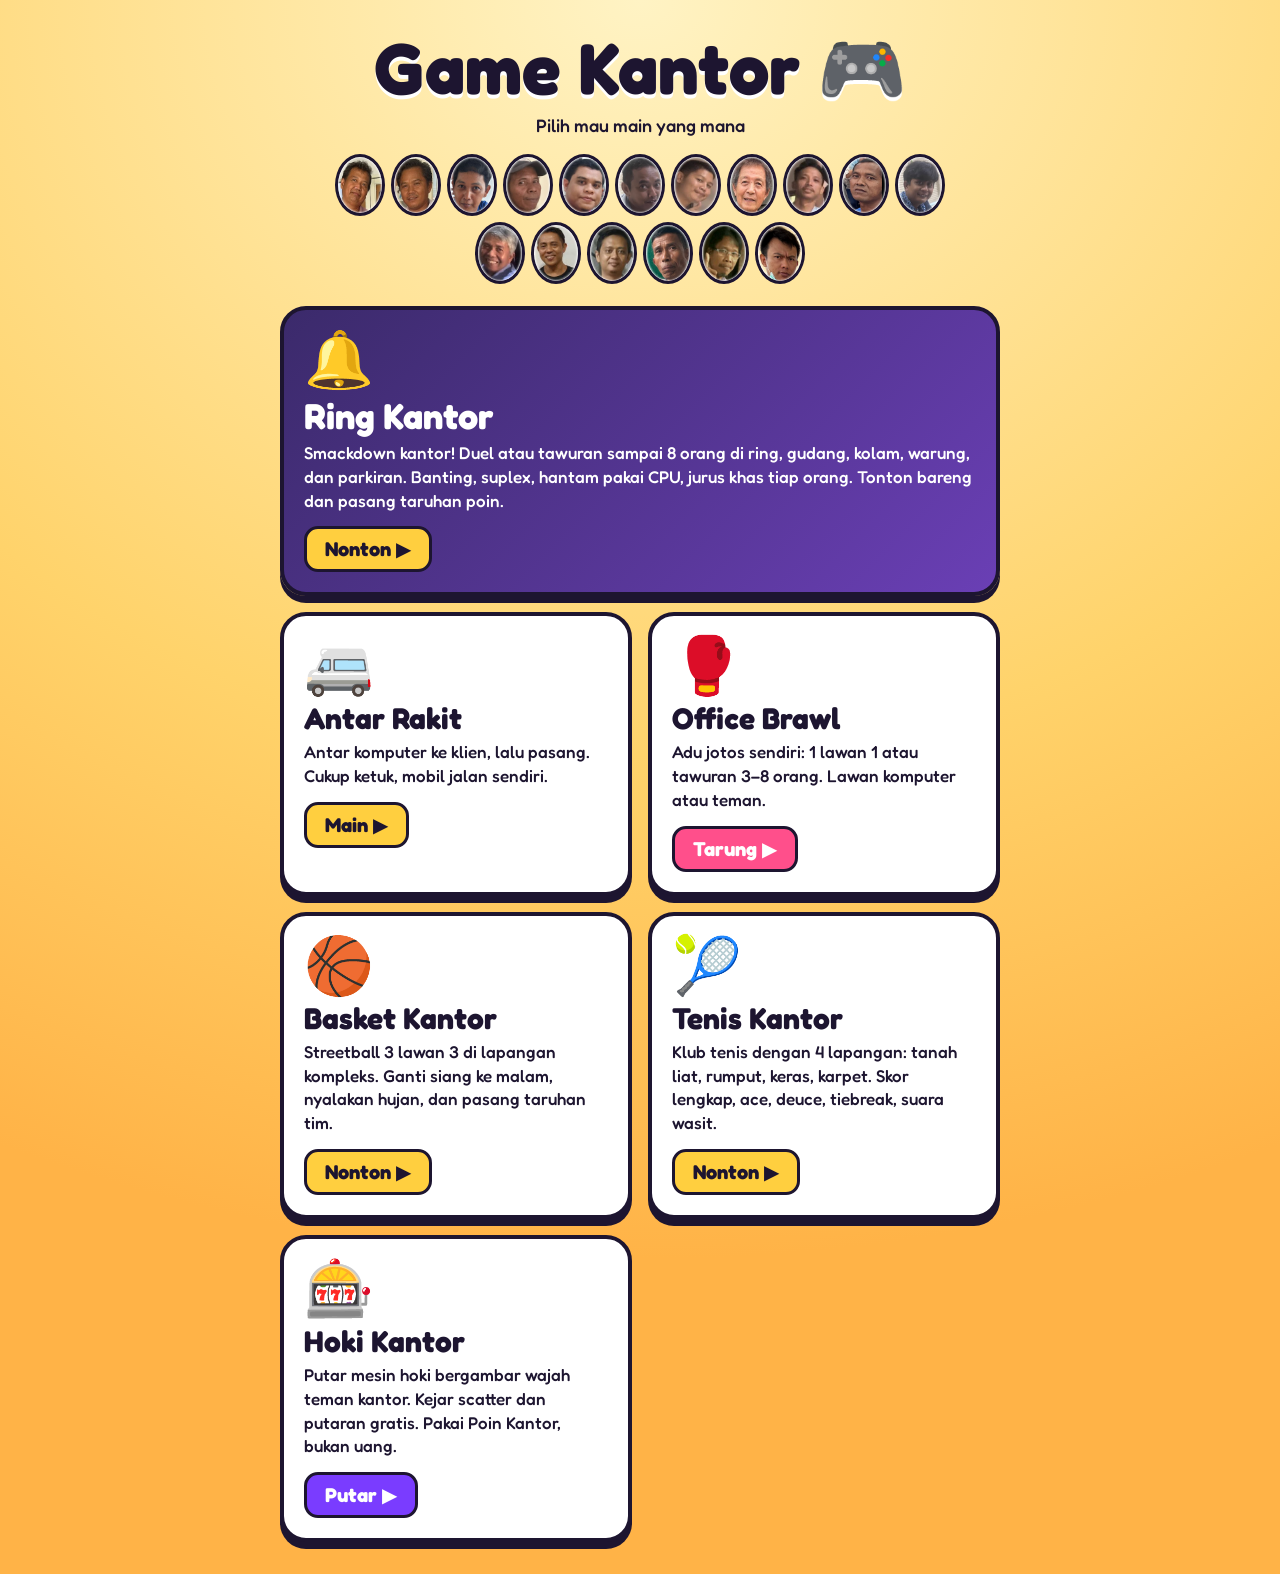
<file: index.html>
<!doctype html>
<html lang="id">
<head>
<meta charset="utf-8">
<meta name="viewport" content="width=device-width,initial-scale=1,viewport-fit=cover">
<meta name="theme-color" content="#ffcf3f">
<title>Game Kantor</title>
<link rel="preconnect" href="https://fonts.googleapis.com">
<link href="https://fonts.googleapis.com/css2?family=Fredoka:wght@500;600;700&display=swap" rel="stylesheet">
<style>
:root { --ink: #1d1530; --sun: #ffcf3f; --pink: #ff4f8b; }
* { box-sizing: border-box; }
body { margin: 0; min-height: 100vh; background: radial-gradient(120% 80% at 50% 0%, #fff3c4, #ffd36b 60%, #ffb347); color: var(--ink); font-family: "Fredoka", system-ui, sans-serif; display: flex; flex-direction: column; align-items: center; padding: max(24px, env(safe-area-inset-top)) 16px 32px; }
h1 { margin: 8px 0 4px; font-size: clamp(40px, 9vw, 72px); line-height: 1; text-align: center; text-shadow: 0 4px 0 #fff; }
p.sub { margin: 6px 0 18px; font-size: 18px; font-weight: 500; text-align: center; }
.faces { display: flex; flex-wrap: wrap; justify-content: center; gap: 6px; max-width: 640px; margin-bottom: 22px; }
.faces img { width: 50px; height: 62px; object-fit: cover; border-radius: 50%; border: 3px solid var(--ink); background: #fff; }
.games { display: grid; grid-template-columns: repeat(auto-fit, minmax(260px, 1fr)); gap: 16px; width: 100%; max-width: 720px; }
a.game { display: block; text-decoration: none; color: inherit; background: #fff; border: 4px solid var(--ink); border-radius: 26px; padding: 20px; box-shadow: 0 7px 0 var(--ink); transition: transform .12s; }
a.game:hover { transform: translateY(-3px) rotate(-.5deg); }
a.game:active { transform: translateY(4px); box-shadow: 0 2px 0 var(--ink); }
a.game .ic { font-size: 56px; line-height: 1; }
a.game h2 { margin: 8px 0 4px; font-size: 30px; }
a.game p { margin: 0 0 14px; font-size: 17px; font-weight: 500; line-height: 1.4; }
a.game span { display: inline-block; background: var(--sun); border: 3px solid var(--ink); border-radius: 14px; padding: 8px 18px; font-size: 20px; font-weight: 700; }
a.game.brawl span { background: var(--pink); color: #fff; }
a.game.feature { grid-column: 1 / -1; background: linear-gradient(135deg, #3b2a6b, #6a3fb5); color: #fff; }
a.game.feature h2 { font-size: 36px; }
a.game.feature span { background: var(--sun); color: var(--ink); }
a.game.hoki span { background: #7a3cff; color: #fff; }
</style>
</head>
<body>
  <h1>Game Kantor 🎮</h1>
  <p class="sub">Pilih mau main yang mana</p>
  <div class="faces" id="faces"></div>
  <div class="games">
    <a class="game ring feature" href="ring.html">
      <div class="ic">🔔</div>
      <h2>Ring Kantor</h2>
      <p>Smackdown kantor! Duel atau tawuran sampai 8 orang di ring, gudang, kolam, warung, dan parkiran. Banting, suplex, hantam pakai CPU, jurus khas tiap orang. Tonton bareng dan pasang taruhan poin.</p>
      <span>Nonton ▶</span>
    </a>
    <a class="game" href="antar.html">
      <div class="ic">🚐</div>
      <h2>Antar Rakit</h2>
      <p>Antar komputer ke klien, lalu pasang. Cukup ketuk, mobil jalan sendiri.</p>
      <span>Main ▶</span>
    </a>
    <a class="game brawl" href="brawl.html">
      <div class="ic">🥊</div>
      <h2>Office Brawl</h2>
      <p>Adu jotos sendiri: 1 lawan 1 atau tawuran 3–8 orang. Lawan komputer atau teman.</p>
      <span>Tarung ▶</span>
    </a>
    <a class="game" href="basket.html">
      <div class="ic">🏀</div>
      <h2>Basket Kantor</h2>
      <p>Streetball 3 lawan 3 di lapangan kompleks. Ganti siang ke malam, nyalakan hujan, dan pasang taruhan tim.</p>
      <span>Nonton ▶</span>
    </a>
    <a class="game" href="tenis.html">
      <div class="ic">🎾</div>
      <h2>Tenis Kantor</h2>
      <p>Klub tenis dengan 4 lapangan: tanah liat, rumput, keras, karpet. Skor lengkap, ace, deuce, tiebreak, suara wasit.</p>
      <span>Nonton ▶</span>
    </a>
    <a class="game hoki" href="hoki.html">
      <div class="ic">🎰</div>
      <h2>Hoki Kantor</h2>
      <p>Putar mesin hoki bergambar wajah teman kantor. Kejar scatter dan putaran gratis. Pakai Poin Kantor, bukan uang.</p>
      <span>Putar ▶</span>
    </a>
  </div>
<script src="characters.js"></script>
<script>
  (window.CREW || []).forEach((c) => {
    const img = new Image();
    img.onload = () => document.getElementById("faces").appendChild(img);
    img.alt = c.name; img.src = "faces/" + c.id + ".png";
  });
</script>
</body>
</html>
</file>
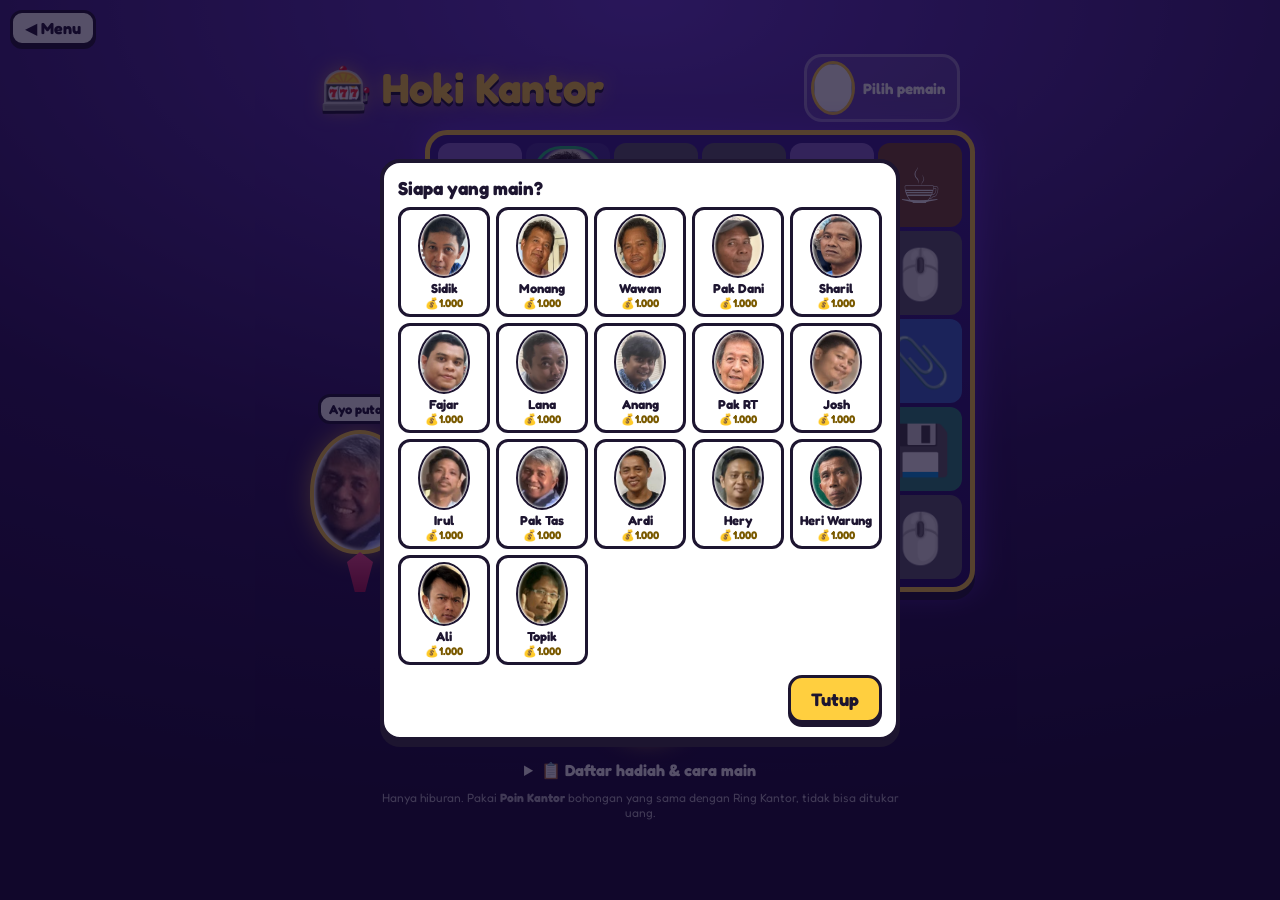
<file: hoki.html>
<!doctype html>
<html lang="id">
<head>
<meta charset="utf-8">
<meta name="viewport" content="width=device-width,initial-scale=1,maximum-scale=1,user-scalable=no,viewport-fit=cover">
<meta name="theme-color" content="#2a1458">
<title>Hoki Kantor</title>
<link rel="preconnect" href="https://fonts.googleapis.com">
<link href="https://fonts.googleapis.com/css2?family=Fredoka:wght@500;600;700&display=swap" rel="stylesheet">
<style>
:root { --ink: #1d1530; --gold: #ffcf3f; --pink: #ff4f8b; --violet: #7a3cff; --green: #22c27a; --cell: min(15vw, 84px); }
* { box-sizing: border-box; -webkit-tap-highlight-color: transparent; }
html, body { margin: 0; min-height: 100%; background: radial-gradient(120% 90% at 50% 0%, #6a3fd0, #2a1458 60%, #160a33); color: #fff; font-family: "Fredoka", system-ui, sans-serif; user-select: none; -webkit-user-select: none; }
body { display: flex; flex-direction: column; align-items: center; padding: max(10px, env(safe-area-inset-top)) 10px max(14px, env(safe-area-inset-bottom)); min-height: 100vh; }
button { font: inherit; color: inherit; cursor: pointer; }
[hidden] { display: none !important; }
a.back { align-self: flex-start; background: #fff; color: var(--ink); border: 3px solid var(--ink); border-radius: 12px; padding: 5px 12px; font-weight: 700; text-decoration: none; box-shadow: 0 3px 0 var(--ink); }
.top { width: 100%; max-width: 640px; display: flex; gap: 8px; align-items: center; justify-content: space-between; margin: 8px 0; }
h1 { margin: 0; font-size: clamp(28px, 7vw, 42px); line-height: 1; color: var(--gold); text-shadow: 0 3px 0 var(--ink), 0 0 18px rgba(255,207,63,.5); }
.player { display: flex; align-items: center; gap: 8px; background: rgba(255,255,255,.12); border: 3px solid rgba(255,255,255,.35); border-radius: 18px; padding: 4px 12px 4px 4px; }
.player img { width: 44px; height: 54px; object-fit: cover; border-radius: 50%; border: 3px solid var(--gold); background: #fff; }
.player b { display: block; font-size: 15px; }
.player span { font-size: 18px; font-weight: 700; color: var(--gold); }
.stage { position: relative; display: flex; gap: 10px; align-items: flex-end; width: 100%; max-width: 640px; justify-content: center; }
.boss { width: 110px; flex: none; text-align: center; position: relative; }
.boss img { width: 100px; height: 124px; object-fit: cover; border-radius: 50% 50% 46% 46%; border: 4px solid var(--gold); background: #fff; box-shadow: 0 0 24px rgba(255,207,63,.6); }
.boss .tie { width: 26px; height: 40px; margin: -6px auto 0; background: linear-gradient(#ff4f8b, #b0164f); clip-path: polygon(50% 0, 100% 25%, 70% 100%, 30% 100%, 0 25%); }
.boss .bub { position: absolute; left: 50%; bottom: 100%; transform: translateX(-50%); background: #fff; color: var(--ink); border: 3px solid var(--ink); border-radius: 12px; padding: 4px 8px; font-size: 13px; font-weight: 700; white-space: nowrap; margin-bottom: 6px; }
.boss.zap img { animation: zap .5s ease-out; }
@keyframes zap { 30% { transform: scale(1.15) rotate(-6deg); filter: brightness(1.6); } }
.board { position: relative; background: linear-gradient(#3b2192, #251062); border: 5px solid var(--gold); border-radius: 22px; padding: 8px; box-shadow: 0 8px 0 var(--ink), 0 0 30px rgba(122,60,255,.6); }
.grid { display: grid; grid-template-columns: repeat(6, var(--cell)); grid-template-rows: repeat(5, var(--cell)); gap: 4px; }
.cell { position: relative; border-radius: 12px; background: rgba(255,255,255,.08); display: grid; place-items: center; font-size: calc(var(--cell) * .58); line-height: 1; overflow: hidden; }
.cell.face img { width: 88%; height: 94%; object-fit: cover; border-radius: 40%; border: 3px solid var(--c, #fff); }
.cell.low { background: var(--bg); }
.cell.sk { background: radial-gradient(#fff6c9, #ffb300); box-shadow: inset 0 0 0 3px #fff; }
.cell.thr { background: radial-gradient(#ff7aa8, #c4124f); }
.cell.thr b { position: absolute; bottom: 2px; left: 0; right: 0; text-align: center; font-size: calc(var(--cell) * .24); color: #fff; text-shadow: 0 2px 0 var(--ink); }
.cell.drop { animation: drop .35s cubic-bezier(.3,1.4,.6,1) both; }
@keyframes drop { from { transform: translateY(calc(var(--cell) * -3)); opacity: 0; } }
.cell.win { animation: win .55s ease-in-out infinite alternate; box-shadow: 0 0 0 3px #fff, 0 0 16px #fff; z-index: 2; }
@keyframes win { to { transform: scale(1.12); filter: brightness(1.3); } }
.cell.pop { animation: popout .25s ease-in forwards; }
@keyframes popout { to { transform: scale(0); opacity: 0; } }
.cell.glow { animation: glow .6s ease-in-out 3; }
@keyframes glow { 50% { transform: scale(1.25); box-shadow: 0 0 22px #ffcf3f; } }
.status { margin: 12px 0 6px; min-height: 34px; font-size: 22px; font-weight: 700; text-align: center; color: var(--gold); text-shadow: 0 2px 0 var(--ink); }
.status small { display: block; font-size: 14px; color: #fff; font-weight: 500; }
.free { background: var(--pink); border: 3px solid #fff; border-radius: 99px; padding: 3px 14px; font-weight: 700; margin-bottom: 4px; }
.controls { display: flex; gap: 10px; align-items: center; justify-content: center; flex-wrap: wrap; width: 100%; max-width: 640px; }
.betbox { display: flex; align-items: center; gap: 6px; background: rgba(255,255,255,.12); border: 3px solid rgba(255,255,255,.35); border-radius: 18px; padding: 6px 8px; }
.betbox button { width: 40px; height: 40px; border-radius: 12px; border: 3px solid var(--ink); background: #fff; color: var(--ink); font-size: 22px; font-weight: 700; }
.betbox div { min-width: 70px; text-align: center; font-weight: 700; line-height: 1.05; }
.betbox div small { display: block; font-size: 11px; font-weight: 500; opacity: .8; }
.spin { width: 96px; height: 96px; border-radius: 50%; border: 5px solid var(--ink); background: radial-gradient(circle at 40% 35%, #fff3b0, var(--gold) 55%, #e09b00); box-shadow: 0 6px 0 var(--ink), 0 0 24px rgba(255,207,63,.7); color: var(--ink); font-size: 22px; font-weight: 700; }
.spin:active { transform: translateY(4px); box-shadow: 0 2px 0 var(--ink); }
.spin:disabled { filter: grayscale(.6); opacity: .7; }
.small { height: 48px; min-width: 70px; border-radius: 14px; border: 3px solid var(--ink); background: #fff; color: var(--ink); font-weight: 700; font-size: 14px; padding: 0 10px; }
.small[aria-pressed="true"] { background: var(--gold); }
.log { width: 100%; max-width: 640px; margin-top: 12px; display: flex; gap: 6px; flex-wrap: wrap; justify-content: center; font-size: 13px; }
.log span { background: rgba(255,255,255,.12); border-radius: 99px; padding: 2px 10px; }
.log span.w { background: rgba(34,194,122,.35); }
.note { font-size: 12px; opacity: .7; margin-top: 10px; text-align: center; max-width: 520px; }
.paytable { width: 100%; max-width: 640px; margin-top: 8px; }
.paytable summary { cursor: pointer; font-weight: 700; text-align: center; }
.pt { display: grid; grid-template-columns: repeat(auto-fill, minmax(130px, 1fr)); gap: 6px; margin-top: 8px; }
.pt div { background: rgba(255,255,255,.1); border-radius: 12px; padding: 6px; display: flex; gap: 8px; align-items: center; font-size: 12px; }
.pt .ic { width: 40px; height: 40px; border-radius: 10px; display: grid; place-items: center; font-size: 24px; flex: none; overflow: hidden; }
.pt .ic img { width: 100%; height: 100%; object-fit: cover; }
.overlay { position: fixed; inset: 0; z-index: 30; display: grid; place-items: center; background: rgba(15,6,40,.7); padding: 16px; }
.bigwin { text-align: center; animation: slam .5s cubic-bezier(.3,1.6,.6,1); }
.bigwin h2 { margin: 0; font-size: clamp(44px, 12vw, 96px); color: var(--gold); text-shadow: 0 5px 0 var(--ink), 0 0 30px #ffcf3f; }
.bigwin p { font-size: clamp(30px, 8vw, 54px); font-weight: 700; margin: 6px 0 16px; }
@keyframes slam { from { transform: scale(2.4); opacity: 0; } }
.card { background: #fff; color: var(--ink); border: 4px solid var(--ink); border-radius: 20px; padding: 14px; width: min(520px, 100%); box-shadow: 0 6px 0 var(--ink); max-height: 86vh; overflow-y: auto; }
.card h3 { margin: 0 0 8px; }
.who { display: grid; grid-template-columns: repeat(auto-fill, minmax(78px, 1fr)); gap: 6px; }
.who button { background: #fff; border: 3px solid var(--ink); border-radius: 12px; padding: 4px; font-weight: 700; font-size: 13px; }
.who button[aria-pressed="true"] { background: var(--gold); }
.who img { width: 52px; height: 64px; object-fit: cover; border-radius: 50%; border: 2px solid var(--ink); display: block; margin: 0 auto 2px; }
.who small { display: block; font-size: 11px; color: #7a5a00; }
.btn { border: 3px solid var(--ink); border-radius: 14px; background: var(--gold); color: var(--ink); box-shadow: 0 4px 0 var(--ink); padding: 10px 20px; font-size: 18px; font-weight: 700; }
.coin { position: fixed; z-index: 40; font-size: 28px; pointer-events: none; animation: coin 1.2s ease-in forwards; }
@keyframes coin { 0% { transform: translate(0, 0) scale(1); } 100% { transform: translate(var(--dx), var(--dy)) scale(.5); opacity: 0; } }
@media (max-width: 560px) { .boss { display: none; } :root { --cell: min(14.5vw, 80px); } }
</style>
</head>
<body>
<a class="back" href="index.html">◀ Menu</a>
<div class="top">
  <h1>🎰 Hoki Kantor</h1>
  <button class="player" id="player" aria-label="Ganti pemain"><img id="p-face" alt=""><div><b id="p-name"></b><span id="p-pts"></span></div></button>
</div>
<div class="stage">
  <div class="boss" id="boss"><div class="bub" id="boss-say">Ayo putar!</div><img id="boss-face" alt=""><div class="tie"></div></div>
  <div class="board"><div class="grid" id="grid"></div></div>
</div>
<div class="status" id="status">Kumpulkan 8 gambar sama di mana saja!</div>
<div class="free" id="free" hidden></div>
<div class="controls">
  <div class="betbox"><button id="bet-dn" aria-label="Kurangi taruhan">−</button><div><span id="bet">20</span><small>taruhan</small></div><button id="bet-up" aria-label="Tambah taruhan">+</button></div>
  <button class="spin" id="spin">PUTAR</button>
  <button class="small" id="auto" aria-pressed="false">Auto 10×</button>
  <button class="small" id="turbo" aria-pressed="false">⚡ Cepat</button>
</div>
<div class="log" id="log"></div>
<details class="paytable"><summary>📋 Daftar hadiah & cara main</summary><div class="pt" id="pt"></div>
  <p class="note">8–9 sama = hadiah kecil, 10–11 = sedang, 12+ = besar (dikali taruhan). Gambar yang menang hilang dan gambar baru jatuh, bisa menang berkali-kali. 🧧 Amplop THR = pengali yang dijumlah kalau putaran itu menang. 📜 SK Naik Gaji 4+ = 10 putaran gratis, pengalinya terus menumpuk.</p>
</details>
<p class="note">Hanya hiburan. Pakai <b>Poin Kantor</b> bohongan yang sama dengan Ring Kantor, tidak bisa ditukar uang.</p>

<div class="overlay" id="ov" hidden></div>
<script src="characters.js"></script>
<script src="hoki-engine.js"></script>
<script src="hoki.js"></script>
</body>
</html>
</file>
